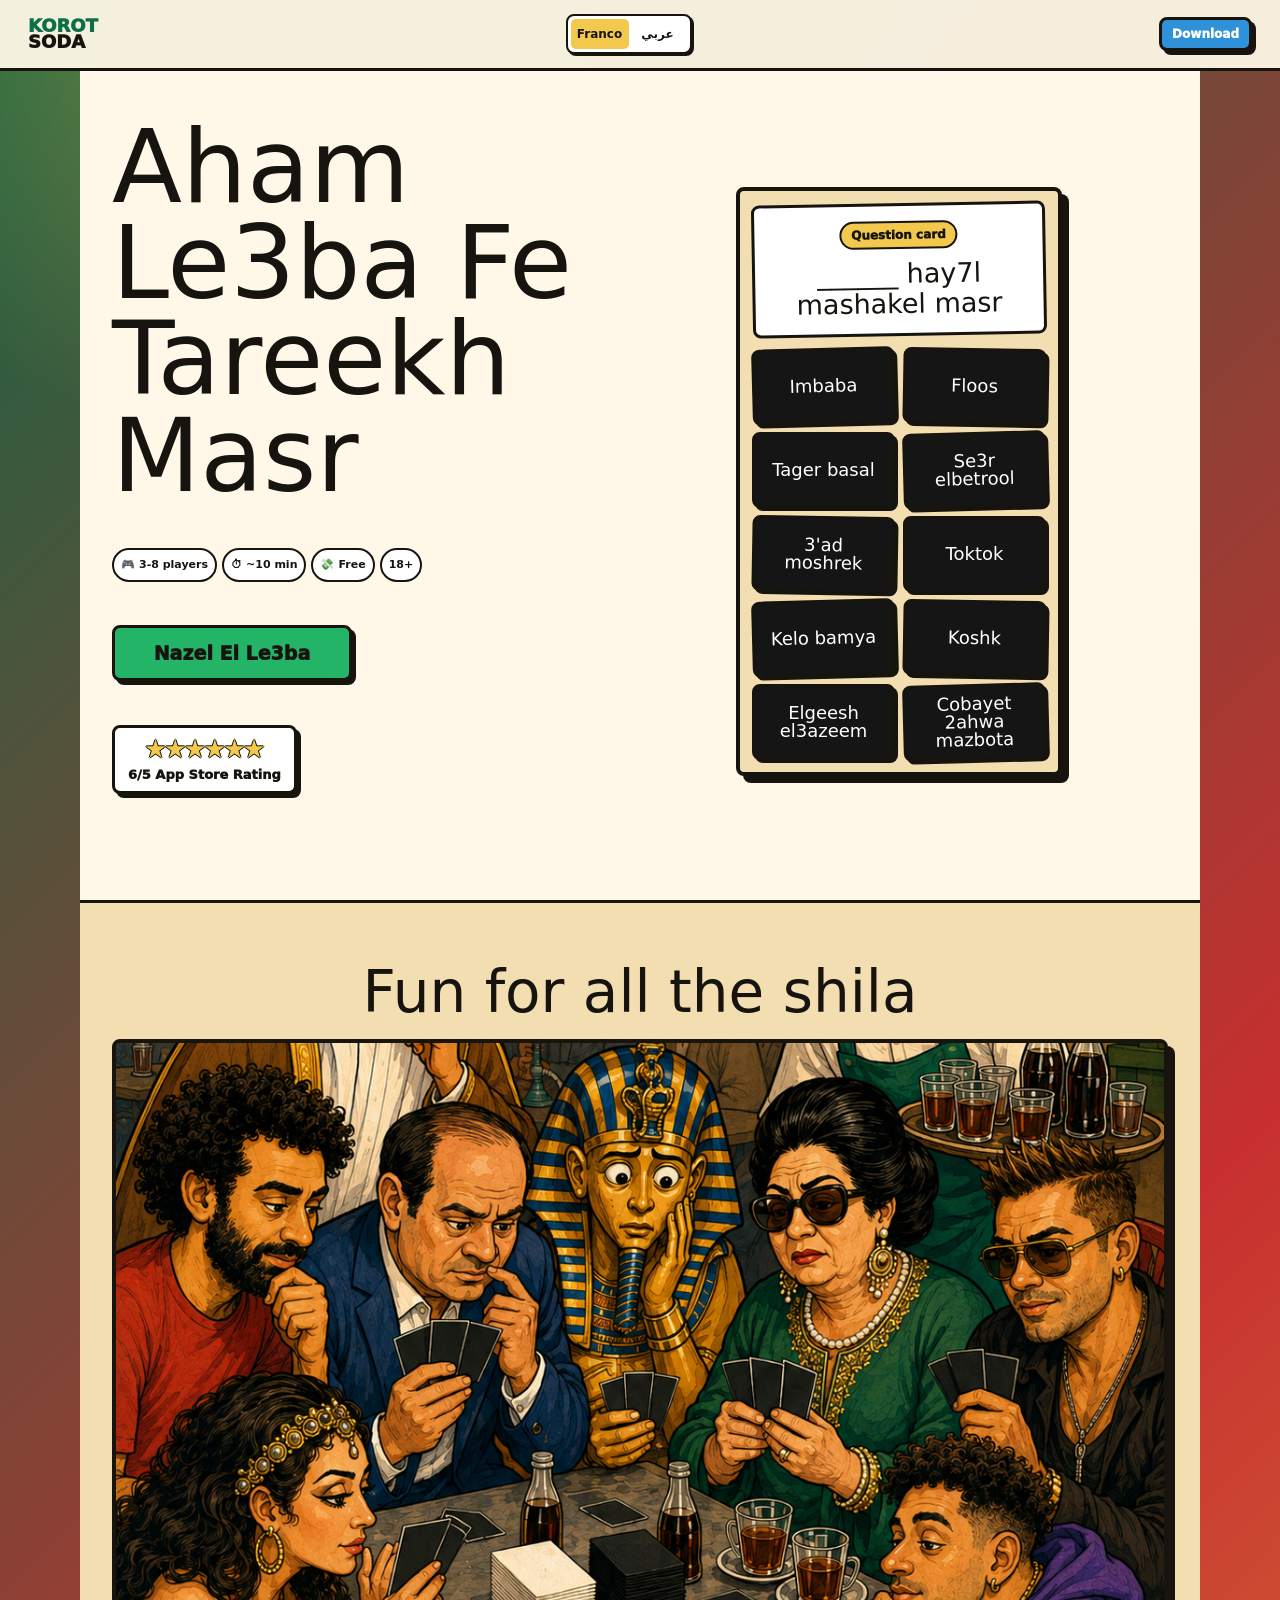
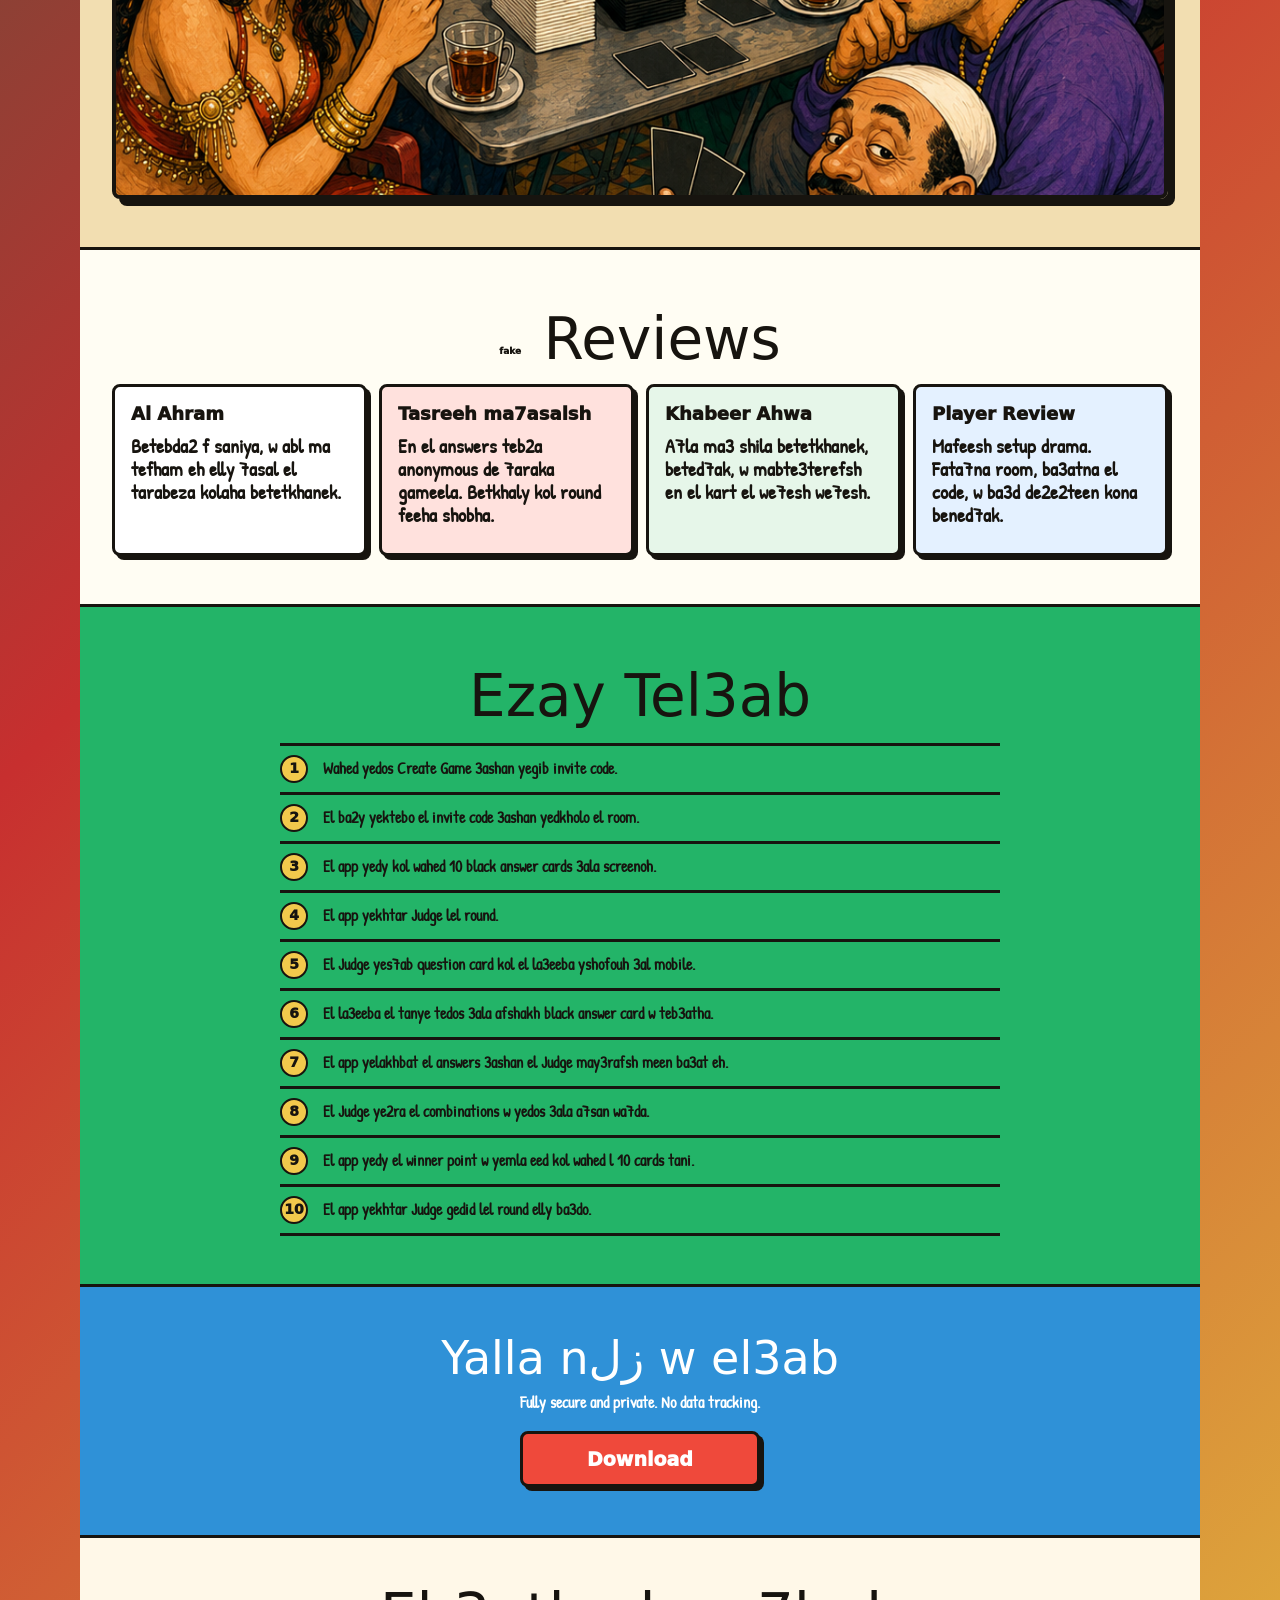
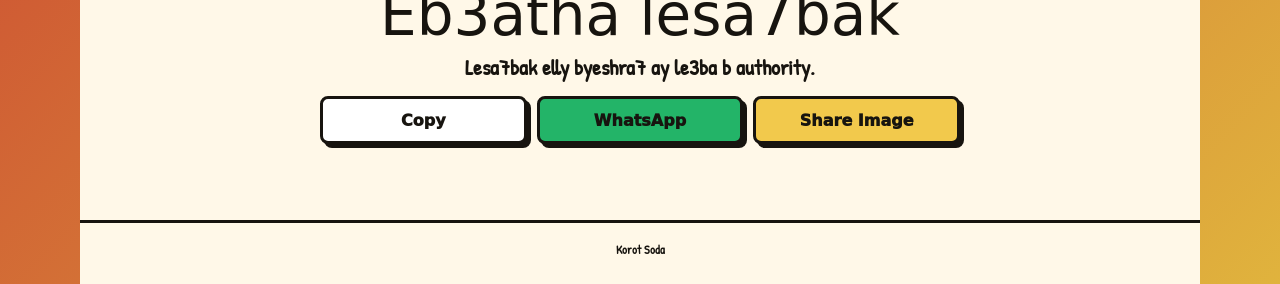
<file: index.html>
<!doctype html>
<html lang="en" data-lang="franco">
  <head>
    <meta charset="utf-8" />
    <meta name="viewport" content="width=device-width, initial-scale=1" />
    <meta
      name="description"
        content="Korot Soda, aham le3ba fe tareekh Masr."
    />
    <title>Korot Soda</title>
    <link rel="icon" href="./public/favicon.svg" type="image/svg+xml" />
    <link rel="stylesheet" href="./src/styles.css?v=20260609-3" />
  </head>
  <body>
    <header class="site-header">
      <a class="brand" href="#top" aria-label="Korot Soda home">
        <span>Korot</span>
        <span>Soda</span>
      </a>

      <div class="language-toggle" aria-label="Language">
        <button class="language-button is-active" type="button" data-set-lang="franco">
          Franco
        </button>
        <button class="language-button" type="button" data-set-lang="arabic">
          عربي
        </button>
      </div>

      <a class="header-download" href="#download" data-copy="downloadShort">Download</a>
    </header>

    <main id="top">
      <section class="hero">
        <h1 data-copy="headline">Aham Le3ba Fe Tareekh Masr</h1>

        <div class="stats" aria-label="Game facts">
          <span><span aria-hidden="true">🎮</span> <span data-copy="statPlayers">3-8 players</span></span>
          <span><span aria-hidden="true">⏱</span> <span data-copy="statTime">~10 min</span></span>
          <span><span aria-hidden="true">💸</span> <span data-copy="statFree">Free</span></span>
          <span><span data-copy="statAge">18+</span></span>
        </div>

        <a class="primary-cta" href="#download" data-copy="downloadCta">Nazel El Le3ba</a>

        <div class="card-preview" aria-label="Card preview">
          <article class="prompt-card">
            <span data-copy="promptBadge">Question card</span>
            <p data-card-prompt>______ hay7l mashakel masr</p>
          </article>

          <div class="answer-grid" aria-label="Answer cards">
            <button class="answer-card" type="button" data-answer-index="0">Imbaba</button>
            <button class="answer-card" type="button" data-answer-index="1">Floos</button>
            <button class="answer-card" type="button" data-answer-index="2">Tager basal</button>
            <button class="answer-card" type="button" data-answer-index="3">Se3r elbetrool</button>
            <button class="answer-card" type="button" data-answer-index="4">3'ad moshrek</button>
            <button class="answer-card" type="button" data-answer-index="5">Toktok</button>
            <button class="answer-card" type="button" data-answer-index="6">Kelo bamya</button>
            <button class="answer-card" type="button" data-answer-index="7">Koshk</button>
            <button class="answer-card" type="button" data-answer-index="8">Elgeesh el3azeem</button>
            <button class="answer-card" type="button" data-answer-index="9">Cobayet 2ahwa mazbota</button>
          </div>

          <div class="demo-over" data-demo-over hidden>
            <p data-copy="demoOver">Play over 500 cards in the app</p>
          </div>
        </div>

        <div class="rating" aria-label="Fake app store rating">
          <span class="stars" aria-hidden="true">★★★★★★</span>
          <span data-copy="rating">6/5 App Store Rating</span>
        </div>
      </section>

      <section class="art-section" aria-labelledby="art-title">
        <h2 id="art-title" data-copy="artTitle">Fun for all the shila</h2>
        <figure class="art-frame" data-art-frame>
          <div class="art-placeholder">
            <strong data-copy="artPlaceholderTitle">Ahwa art goes here</strong>
            <span data-copy="artPlaceholderBody">Add the image as public/images/ahwa-art.png</span>
          </div>
        </figure>
      </section>

      <section class="quotes" aria-labelledby="quotes-title">
        <h2 id="quotes-title"><span class="fake-label">fake</span> <span data-copy="quotesTitle">Reviews</span></h2>

        <div class="quote-grid">
          <article class="quote-card">
            <h3>Al Ahram</h3>
            <p data-copy="quoteAhram">El rounds sarea, wel khena2 asra3.</p>
          </article>
          <article class="quote-card">
            <h3 data-copy="quoteSisiTag">Tasreeh ma7asalsh</h3>
            <p data-copy="quoteSisi">Khesert marteen w lesa talabt round kaman.</p>
          </article>
          <article class="quote-card">
            <h3>Khabeer Ahwa</h3>
            <p data-copy="quoteExpert">Best played ma3 shay, sot 3aly, w nas betakhod el hezar 3ala nafsaha.</p>
          </article>
          <article class="quote-card">
            <h3>Player Review</h3>
            <p data-copy="quotePlayer">El anonymous answers betkhaliha ad7ak men el mafrood.</p>
          </article>
        </div>
      </section>

      <section class="instructions" aria-labelledby="instructions-title">
        <h2 id="instructions-title" data-copy="instructionsTitle">Ezay Tel3ab</h2>

        <ol class="steps">
          <li>
            <span class="step-icon">1</span>
            <span data-copy="stepOne">Wahed yedos Create Game 3ashan yegib invite code.</span>
          </li>
          <li>
            <span class="step-icon">2</span>
            <span data-copy="stepTwo">El ba2y yektebo el invite code 3ashan yedkholo el room.</span>
          </li>
          <li>
            <span class="step-icon">3</span>
            <span data-copy="stepThree">El app yedy kol wahed 10 black answer cards 3ala screenoh.</span>
          </li>
          <li>
            <span class="step-icon">4</span>
            <span data-copy="stepFour">El app yekhtar Judge lel round.</span>
          </li>
          <li>
            <span class="step-icon">5</span>
            <span data-copy="stepFive">El Judge yes7ab question card kol el la3eeba yshofouh 3al mobile.</span>
          </li>
          <li>
            <span class="step-icon">6</span>
            <span data-copy="stepSix">El la3eeba el tanye tedos 3ala afshakh black answer card w teb3atha.</span>
          </li>
          <li>
            <span class="step-icon">7</span>
            <span data-copy="stepSeven">El app yelakhbat el answers 3ashan el Judge may3rafsh meen ba3at eh.</span>
          </li>
          <li>
            <span class="step-icon">8</span>
            <span data-copy="stepEight">El Judge ye2ra el combinations w yedos 3ala a7san wa7da.</span>
          </li>
          <li>
            <span class="step-icon">9</span>
            <span data-copy="stepNine">El app yedy el winner point w yemla eed kol wahed l 10 cards tani.</span>
          </li>
          <li>
            <span class="step-icon">10</span>
            <span data-copy="stepTen">El app yekhtar Judge gedid lel round elly ba3do.</span>
          </li>
        </ol>
      </section>

      <section class="download-panel" id="download" aria-labelledby="download-title">
        <h2 id="download-title" data-copy="downloadTitle">Yalla nزل w el3ab</h2>
        <p data-copy="privacy">Fully secure and private. No data tracking.</p>
        <a class="primary-cta cta-red" href="#" data-copy="downloadBottom">Download</a>
      </section>

      <section class="share-section" aria-labelledby="share-title">
        <h2 id="share-title" data-copy="shareTitle">Eb3atha lesa7bak</h2>
        <p data-copy="shareCopy">Lesa7bak elly byeshra7 ay le3ba b authority.</p>
        <div class="share-actions">
          <button type="button" data-share="copy">Copy</button>
          <a href="https://wa.me/?text=Korot%20Soda" target="_blank" rel="noreferrer">WhatsApp</a>
          <button type="button" data-share="image">Share Image</button>
        </div>
        <p class="share-feedback" aria-live="polite" data-share-feedback></p>
      </section>
    </main>

    <footer class="footer">
      <span>Korot Soda</span>
    </footer>

    <script src="./src/main.js?v=20260609-3"></script>
  </body>
</html>
</file>
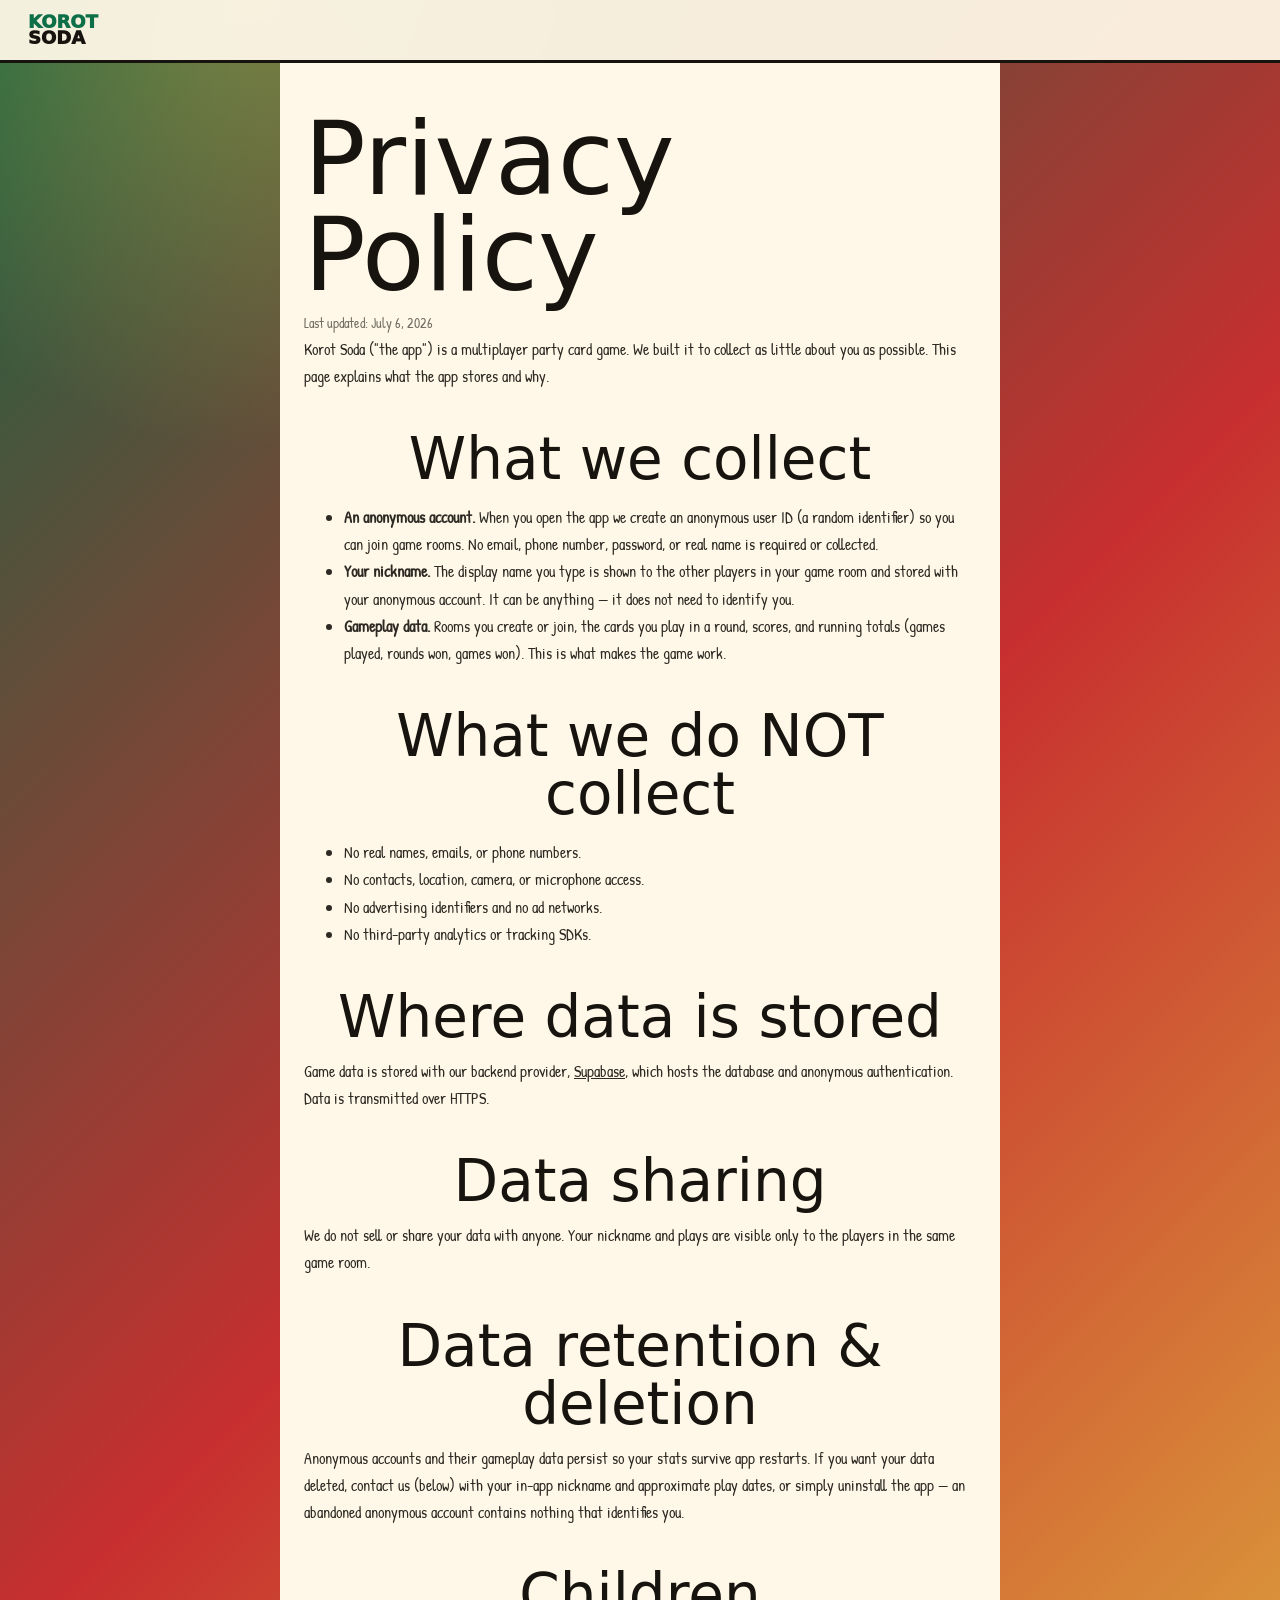
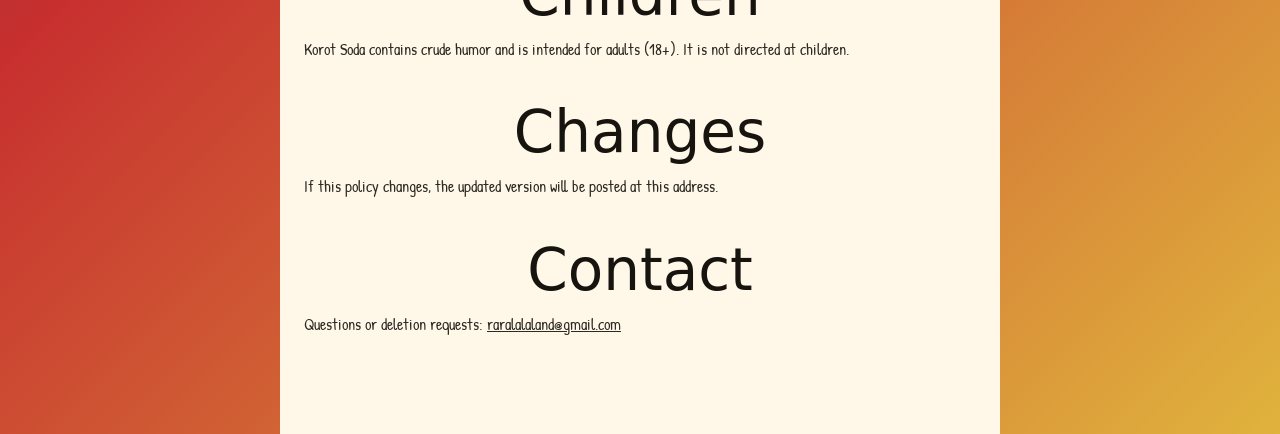
<file: privacy.html>
<!doctype html>
<html lang="en">
  <head>
    <meta charset="utf-8" />
    <meta name="viewport" content="width=device-width, initial-scale=1" />
    <meta name="description" content="Korot Soda privacy policy." />
    <title>Privacy Policy — Korot Soda</title>
    <link rel="icon" href="./public/favicon.svg" type="image/svg+xml" />
    <link rel="stylesheet" href="./src/styles.css?v=20260609-3" />
    <style>
      .legal {
        max-width: 720px;
        margin: 0 auto;
        padding: 48px 24px 96px;
        line-height: 1.7;
      }
      .legal h1 { margin-bottom: 8px; }
      .legal h2 { margin-top: 40px; margin-bottom: 12px; }
      .legal p, .legal li { opacity: 0.9; }
      .legal .updated { opacity: 0.6; font-size: 0.9em; }
    </style>
  </head>
  <body>
    <header class="site-header">
      <a class="brand" href="./index.html" aria-label="Korot Soda home">
        <span>Korot</span>
        <span>Soda</span>
      </a>
    </header>

    <main class="legal">
      <h1>Privacy Policy</h1>
      <p class="updated">Last updated: July 6, 2026</p>

      <p>
        Korot Soda ("the app") is a multiplayer party card game. We built it to
        collect as little about you as possible. This page explains what the app
        stores and why.
      </p>

      <h2>What we collect</h2>
      <ul>
        <li>
          <strong>An anonymous account.</strong> When you open the app we create an
          anonymous user ID (a random identifier) so you can join game rooms. No
          email, phone number, password, or real name is required or collected.
        </li>
        <li>
          <strong>Your nickname.</strong> The display name you type is shown to the
          other players in your game room and stored with your anonymous account.
          It can be anything — it does not need to identify you.
        </li>
        <li>
          <strong>Gameplay data.</strong> Rooms you create or join, the cards you
          play in a round, scores, and running totals (games played, rounds won,
          games won). This is what makes the game work.
        </li>
      </ul>

      <h2>What we do NOT collect</h2>
      <ul>
        <li>No real names, emails, or phone numbers.</li>
        <li>No contacts, location, camera, or microphone access.</li>
        <li>No advertising identifiers and no ad networks.</li>
        <li>No third-party analytics or tracking SDKs.</li>
      </ul>

      <h2>Where data is stored</h2>
      <p>
        Game data is stored with our backend provider,
        <a href="https://supabase.com">Supabase</a>, which hosts the database and
        anonymous authentication. Data is transmitted over HTTPS.
      </p>

      <h2>Data sharing</h2>
      <p>
        We do not sell or share your data with anyone. Your nickname and plays are
        visible only to the players in the same game room.
      </p>

      <h2>Data retention &amp; deletion</h2>
      <p>
        Anonymous accounts and their gameplay data persist so your stats survive
        app restarts. If you want your data deleted, contact us (below) with your
        in-app nickname and approximate play dates, or simply uninstall the app —
        an abandoned anonymous account contains nothing that identifies you.
      </p>

      <h2>Children</h2>
      <p>
        Korot Soda contains crude humor and is intended for adults (18+). It is
        not directed at children.
      </p>

      <h2>Changes</h2>
      <p>
        If this policy changes, the updated version will be posted at this address.
      </p>

      <h2>Contact</h2>
      <p>
        Questions or deletion requests: <a href="mailto:raralalaland@gmail.com">raralalaland@gmail.com</a>
      </p>
    </main>
  </body>
</html>
</file>
<file: src/styles.css>
@import url("https://fonts.googleapis.com/css2?family=Changa:wght@600;800&family=Chewy&family=Patrick+Hand&display=swap");

:root {
  color-scheme: light;
  --ink: #17140f;
  --paper: #fff8e8;
  --paper-deep: #f2deb1;
  --green: #23b468;
  --green-dark: #0d6f47;
  --red: #ef493b;
  --blue: #2f91d7;
  --yellow: #f2c94c;
  --shadow: 4px 4px 0 var(--ink);
  --radius: 8px;
  --font-display: "Chewy", "Comic Sans MS", system-ui, sans-serif;
  --font-hand: "Patrick Hand", "Comic Sans MS", system-ui, sans-serif;
  --font-arabic: "Changa", Tahoma, Arial, sans-serif;
}

* {
  box-sizing: border-box;
}

html {
  scroll-behavior: smooth;
}

body {
  margin: 0;
  color: var(--ink);
  background:
    radial-gradient(circle at 20% 0%, rgba(242, 201, 76, 0.35), transparent 28rem),
    linear-gradient(135deg, #176441 0%, #c72f2f 50%, #e0b33d 100%);
  letter-spacing: 0;
  overflow-x: hidden;
  font-family: var(--font-hand);
}

a,
button {
  font: inherit;
}

a {
  color: inherit;
}

.site-header {
  position: sticky;
  top: 0;
  z-index: 10;
  display: grid;
  grid-template-columns: auto auto auto;
  gap: 10px;
  justify-content: space-between;
  align-items: center;
  padding: 10px;
  background: rgba(255, 248, 232, 0.94);
  border-bottom: 3px solid var(--ink);
  backdrop-filter: blur(8px);
}

.brand {
  display: inline-grid;
  line-height: 0.88;
  text-decoration: none;
  text-transform: uppercase;
  font-weight: 950;
  font-size: 18px;
  font-family: var(--font-display);
}

.brand span:first-child {
  color: var(--green-dark);
}

.brand span:last-child {
  color: var(--ink);
}

.language-toggle {
  display: grid;
  grid-template-columns: 1fr 1fr;
  min-width: 126px;
  padding: 3px;
  border: 2px solid var(--ink);
  border-radius: var(--radius);
  background: #fff;
  box-shadow: 2px 2px 0 var(--ink);
}

.language-button {
  min-height: 30px;
  border: 0;
  border-radius: 5px;
  background: transparent;
  color: var(--ink);
  font-size: 12px;
  font-weight: 900;
  font-family: var(--font-display);
  cursor: pointer;
}

.language-button.is-active {
  background: var(--yellow);
}

.header-download,
.primary-cta,
.share-actions a,
.share-actions button {
  display: inline-flex;
  align-items: center;
  justify-content: center;
  min-height: 42px;
  border: 3px solid var(--ink);
  border-radius: var(--radius);
  background: var(--green);
  color: var(--ink);
  font-weight: 950;
  font-family: var(--font-display);
  text-decoration: none;
  box-shadow: var(--shadow);
  cursor: pointer;
}

.header-download {
  display: none;
  min-height: 34px;
  padding: 0 10px;
  background: var(--blue);
  color: #fff;
  font-size: 12px;
}

main,
.footer {
  width: min(100%, 520px);
  margin: 0 auto;
  background: var(--paper);
}

section {
  padding: 26px 16px;
  border-bottom: 3px solid var(--ink);
  overflow: hidden;
}

.hero {
  display: flex;
  flex-direction: column;
  gap: 16px;
  text-align: center;
  padding-top: 34px;
}

.section-label {
  width: fit-content;
  max-width: 100%;
  margin: 0 auto;
  padding: 6px 10px;
  border: 2px solid var(--ink);
  border-radius: 999px;
  background: var(--yellow);
  font-size: 12px;
  font-weight: 950;
  text-transform: uppercase;
}

h1,
h2,
h3,
p {
  margin: 0;
}

h1 {
  max-width: 340px;
  margin: 0 auto;
  font-family: var(--font-display);
  font-size: clamp(42px, 13vw, 58px);
  line-height: 0.94;
  font-weight: 400;
  overflow-wrap: anywhere;
}

h2 {
  margin-top: 12px;
  font-family: var(--font-display);
  font-size: 38px;
  line-height: 1;
  font-weight: 400;
  text-align: center;
}

.stats {
  display: flex;
  flex-wrap: nowrap;
  justify-content: center;
  gap: 5px;
  max-width: 100%;
  margin: 0 auto;
}

.stats > span {
  display: inline-flex;
  align-items: center;
  gap: 4px;
  min-height: 34px;
  padding: 5px 7px;
  border: 2px solid var(--ink);
  border-radius: 999px;
  background: #fff;
  font-size: 11px;
  font-weight: 900;
  font-family: var(--font-display);
}

.stats > span > span {
  display: inline;
}

.primary-cta {
  width: min(100%, calc(100vw - 40px));
  min-height: 56px;
  padding: 12px 18px;
  background: var(--green);
  font-size: 19px;
}

.card-preview {
  position: relative;
  display: grid;
  gap: 12px;
  margin: 6px auto 0;
  width: calc(100vw - 52px);
  max-width: 326px;
  padding: 12px;
  border: 4px solid var(--ink);
  border-radius: var(--radius);
  background: var(--paper-deep);
  box-shadow: 7px 7px 0 var(--ink);
}

.prompt-card {
  display: grid;
  gap: 10px;
  min-width: 0;
  min-height: 126px;
  padding: 15px;
  border: 3px solid var(--ink);
  border-radius: var(--radius);
  background: #fff;
  transform: rotate(-1deg);
}

.prompt-card span {
  width: fit-content;
  margin: 0 auto;
  padding: 5px 10px;
  border: 2px solid var(--ink);
  border-radius: 999px;
  background: var(--yellow);
  color: var(--ink);
  font-size: 12px;
  font-weight: 950;
  font-family: var(--font-display);
}

.prompt-card p {
  align-self: center;
  font-family: var(--font-display);
  font-size: 27px;
  line-height: 1.1;
  font-weight: 400;
  text-align: center;
  overflow-wrap: anywhere;
}

.answer-grid {
  display: grid;
  grid-template-columns: repeat(2, minmax(0, 1fr));
  gap: 8px;
}

.answer-grid[hidden] {
  display: none;
}

.answer-card {
  appearance: none;
  display: grid;
  place-items: center;
  min-width: 0;
  min-height: 76px;
  padding: 8px;
  border: 3px solid var(--ink);
  border-radius: var(--radius);
  background: #151515;
  color: #fff;
  cursor: pointer;
  font-family: var(--font-display);
  font-size: 18px;
  line-height: 1;
  text-align: center;
  overflow-wrap: anywhere;
  box-shadow: 3px 3px 0 var(--ink);
  transition:
    background 160ms ease,
    transform 160ms ease,
    box-shadow 160ms ease;
}

.answer-card:hover,
.answer-card:focus-visible {
  transform: translateY(-2px) rotate(0deg);
}

.answer-card:nth-child(3n + 1) {
  transform: rotate(-1.5deg);
}

.answer-card:nth-child(3n + 2) {
  transform: rotate(1deg);
}

.answer-card.is-selected {
  background: var(--green-dark);
  box-shadow: 0 0 0 3px var(--yellow), 3px 3px 0 var(--ink);
}

.demo-over {
  position: absolute;
  inset: 12px;
  z-index: 3;
  display: grid;
  place-items: center;
  padding: 18px;
  border: 3px solid var(--ink);
  border-radius: var(--radius);
  background: #fff;
  text-align: center;
}

.demo-over p {
  max-width: 260px;
  font-family: var(--font-display);
  font-size: 36px;
  line-height: 1;
}

.demo-over[hidden] {
  display: none;
}

.card-preview.is-complete .prompt-card {
  transform: rotate(-1deg);
}

.fake-label {
  position: relative;
  top: -0.6em;
  display: inline-block;
  margin-right: 4px;
  font-family: var(--font-body);
  font-size: 9px;
  line-height: 1;
  font-weight: 950;
  letter-spacing: 0;
  text-transform: lowercase;
}

[data-lang="arabic"] .fake-label {
  margin-right: 0;
  margin-left: 4px;
}

.rating {
  display: grid;
  gap: 5px;
  justify-items: center;
  width: fit-content;
  max-width: 100%;
  margin: 0 auto;
  padding: 9px 13px;
  border: 3px solid var(--ink);
  border-radius: var(--radius);
  background: #fff;
  box-shadow: var(--shadow);
  font-size: 13px;
  font-weight: 950;
  font-family: var(--font-display);
}

.stars {
  color: var(--yellow);
  font-size: 22px;
  letter-spacing: 0;
  text-shadow:
    1px 0 var(--ink),
    -1px 0 var(--ink),
    0 1px var(--ink),
    0 -1px var(--ink);
}

.art-section {
  background: var(--paper-deep);
}

.art-frame {
  position: relative;
  min-height: 450px;
  margin: 18px 0 0;
  border: 4px solid var(--ink);
  border-radius: var(--radius);
  overflow: hidden;
  background:
    var(--art-image),
    linear-gradient(135deg, #e9a43e, #176441 55%, #692828);
  background-position: center;
  background-size: cover;
  box-shadow: 7px 7px 0 var(--ink);
}

.art-placeholder {
  position: absolute;
  inset: 14px;
  display: grid;
  place-content: center;
  gap: 8px;
  padding: 18px;
  border: 3px dashed rgba(23, 20, 15, 0.78);
  border-radius: var(--radius);
  background: rgba(255, 248, 232, 0.88);
  text-align: center;
}

.art-placeholder strong {
  font-size: 28px;
  line-height: 1;
}

.art-placeholder span {
  font-size: 13px;
  font-weight: 900;
}

.art-frame.has-image .art-placeholder {
  display: none;
}

figcaption {
  position: absolute;
  right: 10px;
  bottom: 10px;
  left: 10px;
  padding: 9px 10px;
  border: 2px solid var(--ink);
  border-radius: var(--radius);
  background: rgba(255, 248, 232, 0.92);
  font-size: 13px;
  font-weight: 950;
  text-align: center;
}

.quotes {
  background: #fffdf3;
}

.quote-grid {
  display: grid;
  grid-template-columns: 1fr;
  gap: 12px;
  margin-top: 16px;
}

.quote-card {
  display: grid;
  align-content: start;
  gap: 10px;
  min-height: 172px;
  padding: 16px;
  border: 3px solid var(--ink);
  border-radius: var(--radius);
  background: #fff;
  box-shadow: 4px 4px 0 var(--ink);
}

.quote-card:nth-child(2) {
  background: #ffe1dd;
}

.quote-card:nth-child(3) {
  background: #e6f6e9;
}

.quote-card:nth-child(4) {
  background: #e4f1ff;
}

.quote-card h3 {
  margin-bottom: 0;
  font-family: var(--font-display);
  font-size: 18px;
  font-weight: 950;
}

.quote-card p {
  font-size: 20px;
  line-height: 1.15;
  font-weight: 900;
}

.disclaimer {
  margin-top: 12px;
  color: rgba(23, 20, 15, 0.64);
  font-size: 8px;
  line-height: 1.1;
  text-align: center;
}

.instructions {
  background: var(--green);
}

.steps {
  display: grid;
  gap: 0;
  padding: 0;
  max-width: 720px;
  margin: 18px auto 0;
  list-style: none;
  border-top: 3px solid var(--ink);
}

.steps li {
  display: grid;
  grid-template-columns: 30px 1fr;
  gap: 9px;
  align-items: center;
  min-height: 0;
  padding: 8px 0;
  border-bottom: 3px solid var(--ink);
  font-size: 16px;
  line-height: 1.1;
  font-weight: 950;
}

.step-icon {
  display: grid;
  place-items: center;
  width: 28px;
  height: 28px;
  border: 2px solid var(--ink);
  border-radius: 50%;
  background: var(--yellow);
  font-family: var(--font-display);
  font-size: 14px;
}

.download-panel {
  text-align: center;
  background: var(--blue);
  color: #fff;
}

.download-panel h2 {
  margin-top: 0;
  font-size: 46px;
}

.download-panel p {
  margin: 10px 0 18px;
  font-weight: 900;
}

.cta-red {
  background: var(--red);
  color: #fff;
}

.share-section {
  text-align: center;
}

.share-section h2 {
  margin-top: 0;
}

.share-section p {
  margin-top: 10px;
  font-size: 22px;
  line-height: 1.2;
  font-weight: 900;
}

.share-actions {
  display: grid;
  grid-template-columns: 1fr;
  gap: 10px;
  margin-top: 16px;
}

.share-actions a,
.share-actions button {
  width: 100%;
  min-height: 48px;
  background: #fff;
}

.share-actions a:nth-child(2) {
  background: var(--green);
}

.share-actions button:last-child {
  background: var(--yellow);
}

.share-feedback {
  min-height: 18px;
  color: var(--green-dark);
  font-size: 13px;
}

.footer {
  display: grid;
  gap: 4px;
  padding: 18px 16px 26px;
  border-bottom: 0;
  font-size: 12px;
  font-weight: 950;
  text-align: center;
}

[data-lang="arabic"] body {
  font-family: var(--font-arabic);
}

[data-lang="arabic"] h1,
[data-lang="arabic"] h2,
[data-lang="arabic"] .brand,
[data-lang="arabic"] .language-button,
[data-lang="arabic"] .primary-cta,
[data-lang="arabic"] .prompt-card p,
[data-lang="arabic"] .answer-card,
[data-lang="arabic"] .quote-card p,
[data-lang="arabic"] .steps li {
  font-family: var(--font-arabic);
  line-height: 1.2;
}

@media (min-width: 760px) {
  .site-header {
    padding: 14px 28px;
  }

  .header-download {
    display: inline-flex;
  }

  main,
  .footer {
    width: min(100%, 1120px);
  }

  section {
    padding: 48px 32px;
  }

  .hero {
    min-height: calc(100svh - 68px);
    display: grid;
    grid-template-columns: minmax(0, 0.9fr) minmax(360px, 1fr);
    align-items: center;
    column-gap: 34px;
    text-align: left;
  }

  [data-lang="arabic"] .hero {
    text-align: right;
  }

  .hero > h1,
  .hero > .stats,
  .hero > .primary-cta,
  .hero > .rating {
    grid-column: 1;
  }

  .card-preview {
    grid-column: 2;
    grid-row: 1 / span 5;
    width: min(100%, 520px);
    margin-right: auto;
    margin-left: auto;
  }

  .eyebrow,
  .section-label {
    margin-right: 0;
    margin-left: 0;
  }

  h1 {
    max-width: 520px;
    margin: 0;
    font-size: clamp(68px, 8vw, 110px);
  }

  h2 {
    font-size: 58px;
  }

  .stats {
    justify-content: flex-start;
    width: 100%;
    max-width: 520px;
    margin-right: 0;
    margin-left: 0;
  }

  [data-lang="arabic"] .stats {
    justify-content: flex-start;
  }

  .primary-cta {
    width: fit-content;
    min-width: 240px;
  }

  .rating {
    margin-right: auto;
    margin-left: 0;
  }

  [data-lang="arabic"] .rating {
    margin-right: 0;
    margin-left: auto;
  }

  .art-frame {
    min-height: 760px;
  }

  .quote-grid {
    grid-template-columns: repeat(4, minmax(0, 1fr));
  }

  .steps {
    grid-template-columns: 1fr;
  }

  .steps li {
    grid-template-columns: 34px 1fr;
    min-height: 0;
    padding: 9px 0;
  }

  .download-panel {
    display: grid;
    justify-items: center;
  }

  .share-actions {
    grid-template-columns: repeat(3, minmax(0, 1fr));
    max-width: 640px;
    margin-right: auto;
    margin-left: auto;
  }
}
</file>
